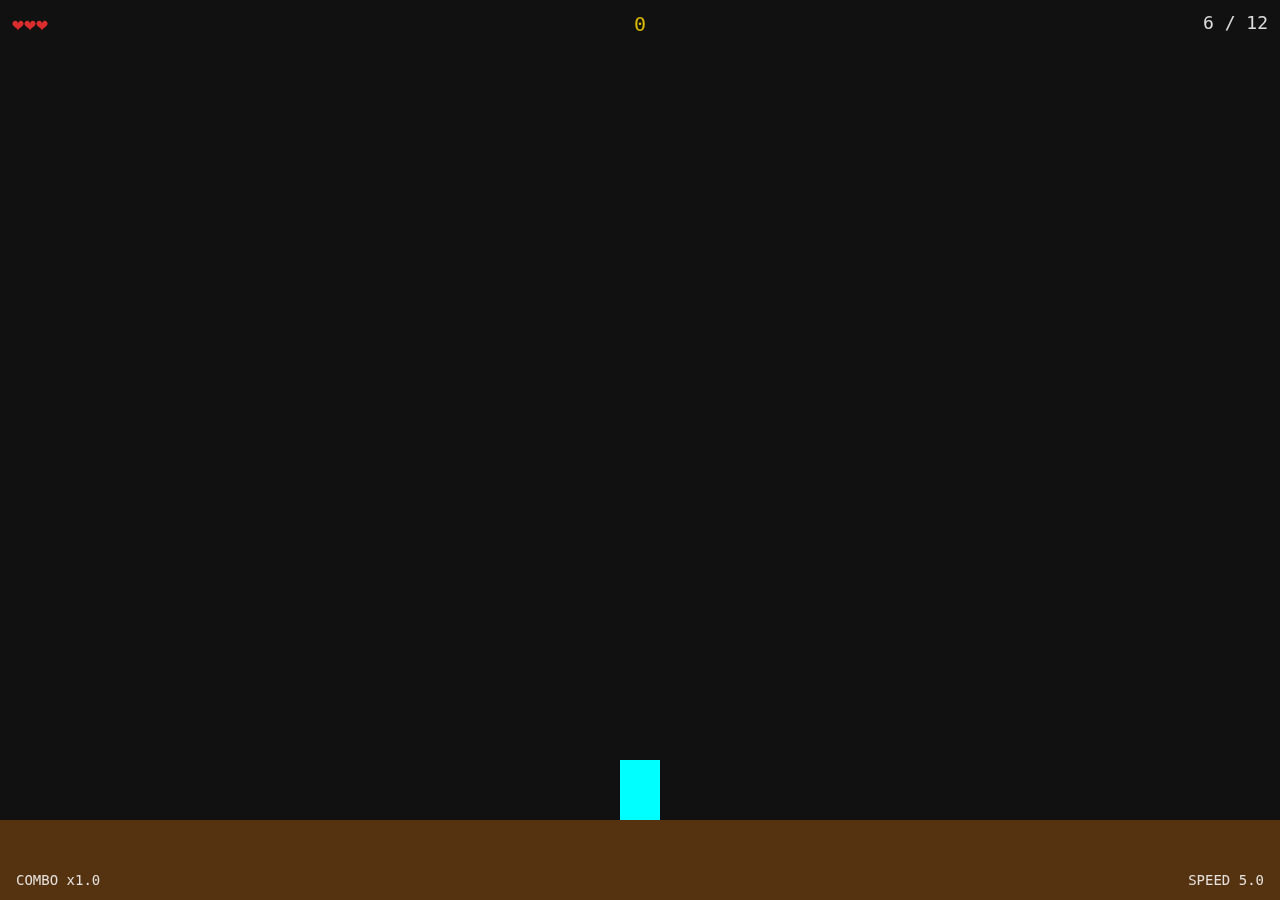
<file: gametesting/index.html>
<!DOCTYPE html>
<html lang="en">
<head>
  <meta charset="UTF-8" />
  <title>HEXRIDE</title>
  <link rel="stylesheet" href="style.css" />
</head>
<body>
  <canvas id="game"></canvas>

  <div id="hud">
    <div id="health">❤❤❤</div>
    <div id="score">0</div>
    <div id="ammo">6 / 12</div>
    <div id="bottom">
      <span id="combo">COMBO x1</span>
      <span id="speed">SPEED 5.0</span>
    </div>
  </div>

  <script src="game.js"></script>
</body>
</html>
</file>
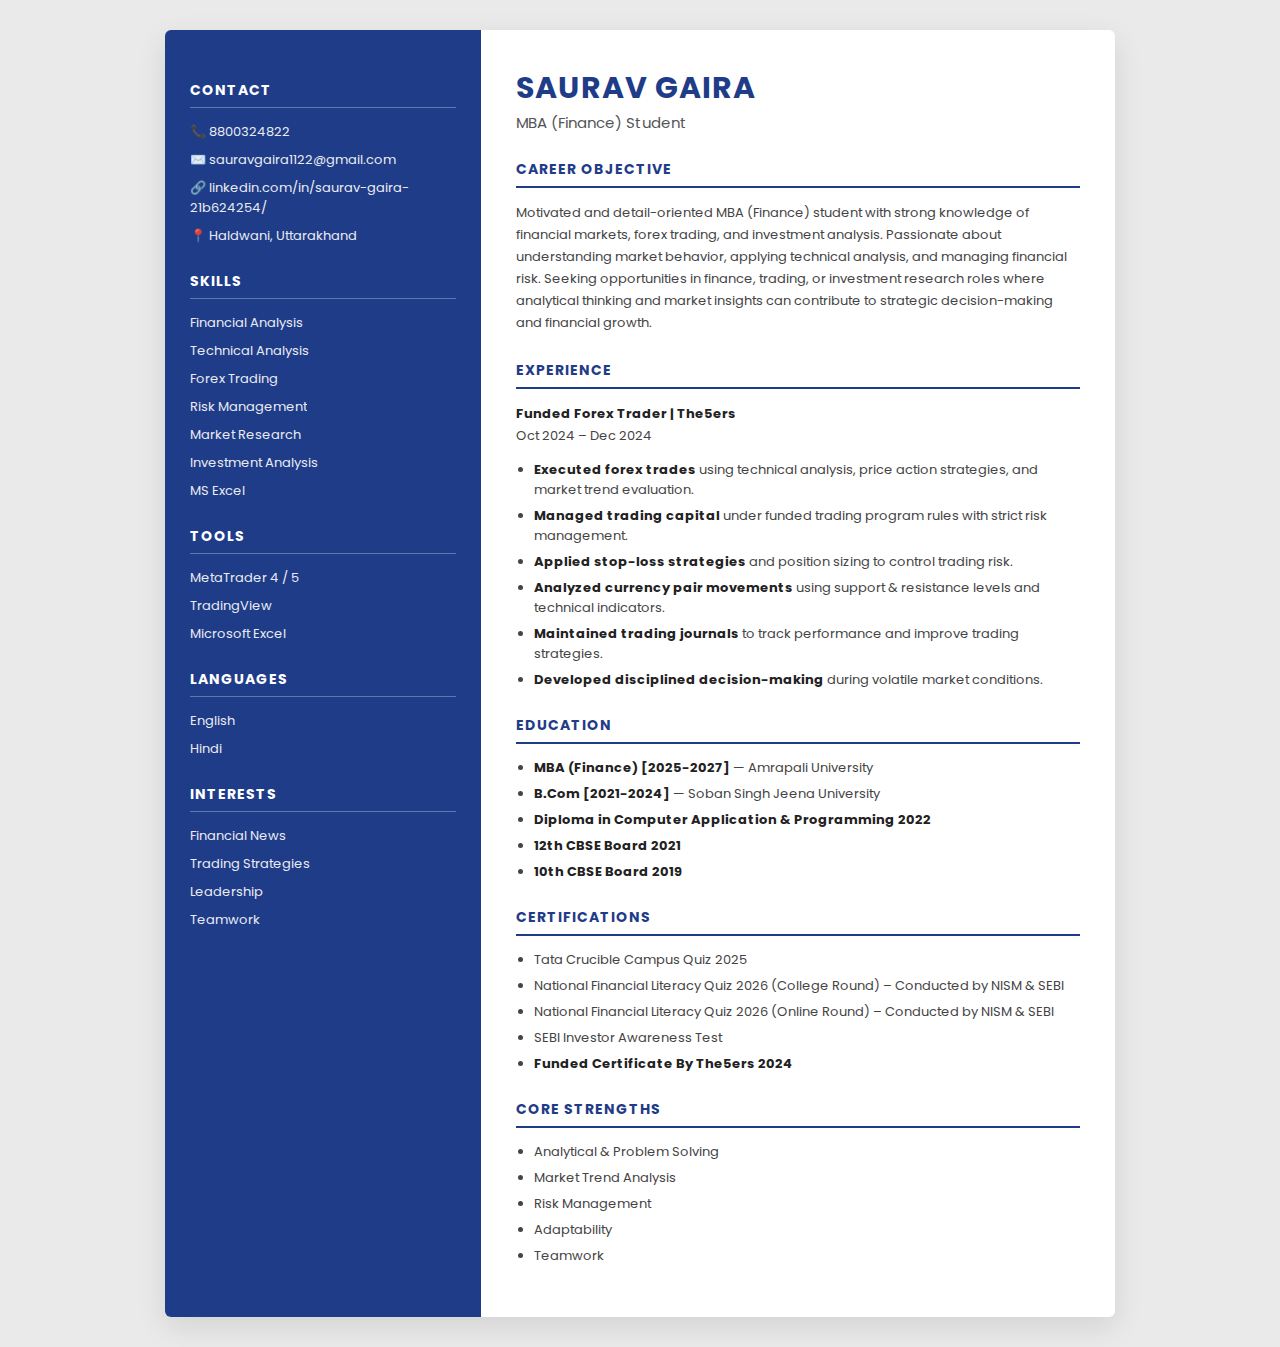
<file: sauravfiles/index.html>
<!DOCTYPE html>
<html lang="en">

<head>
    <meta charset="UTF-8">
    <meta name="viewport" content="width=device-width, initial-scale=1.0">
    <title>Resume</title>
    <link href="https://fonts.googleapis.com/css2?family=Poppins:wght@300;400;600;700&display=swap" rel="stylesheet">
    <style>
        body {
            margin: 0;
            font-family: 'Poppins', sans-serif;
            background: #eaeaea;
        }

        .container {
            width: 950px;
            margin: 30px auto;
            display: flex;
            background: #fff;
            box-shadow: 0 10px 30px rgba(0, 0, 0, 0.1);
            border-radius: 6px;
            overflow: hidden;
        }

        .left {
            width: 32%;
            background: #1f3c88;
            color: #fff;
            padding: 25px;
        }

        .left h3 {
            font-size: 14px;
            letter-spacing: 1px;
            border-bottom: 1px solid rgba(255, 255, 255, 0.3);
            padding-bottom: 6px;
            margin-top: 25px;
            text-transform: uppercase;
        }

        .left ul {
            list-style: none;
            padding: 0;
            margin: 10px 0;
        }

        .left ul li {
            margin: 8px 0;
            font-size: 13px;
            opacity: 0.9;
        }

        .right {
            width: 68%;
            padding: 35px;
        }

        .name {
            font-size: 30px;
            font-weight: 700;
            color: #1f3c88;
            letter-spacing: 1px;
        }

        .title {
            font-size: 15px;
            margin-bottom: 25px;
            color: #555;
        }

        .section {
            margin-top: 25px;
        }

        .section h3 {
            font-size: 14px;
            text-transform: uppercase;
            letter-spacing: 1px;
            border-bottom: 2px solid #1f3c88;
            padding-bottom: 6px;
            color: #1f3c88;
        }

        .section p {
            font-size: 13px;
            line-height: 1.7;
            color: #444;
        }

        .section ul {
            padding-left: 18px;
            margin-top: 10px;
        }

        .section ul li {
            font-size: 13px;
            margin-bottom: 6px;
            color: #444;
        }

        strong {
            color: #222;
        }
    </style>
</head>

<body>

    <div class="container">
        <div class="left">
            <h3>Contact</h3>
            <ul>
                <li>📞 8800324822</li>
                <li>✉️ sauravgaira1122@gmail.com</li>
                <li>🔗 linkedin.com/in/saurav-gaira-21b624254/</li>
                <li>📍 Haldwani, Uttarakhand</li>
            </ul>

            <h3>Skills</h3>
            <ul>
                <li>Financial Analysis</li>
                <li>Technical Analysis</li>
                <li>Forex Trading</li>
                <li>Risk Management</li>
                <li>Market Research</li>
                <li>Investment Analysis</li>
                <li>MS Excel</li>
            </ul>

            <h3>Tools</h3>
            <ul>
                <li>MetaTrader 4 / 5</li>
                <li>TradingView</li>
                <li>Microsoft Excel</li>
            </ul>

            <h3>Languages</h3>
            <ul>
                <li>English</li>
                <li>Hindi</li>
            </ul>

            <h3>Interests</h3>
            <ul>
                <li>Financial News</li>
                <li>Trading Strategies</li>
                <li>Leadership</li>
                <li>Teamwork</li>
            </ul>
        </div>

        <div class="right">
            <div class="name">SAURAV GAIRA</div>
            <div class="title">MBA (Finance) Student</div>

            <div class="section">
                <h3>Career Objective</h3>
                <!-- <p>
        Motivated and detail-oriented MBA (Finance) student with strong knowledge of financial markets, forex trading, and investment analysis. Passionate about understanding market behavior, applying technical analysis, and managing financial risk.
      </p> -->
                <p>
                    Motivated and detail-oriented MBA (Finance) student with strong knowledge of financial markets,
                    forex trading, and investment analysis. Passionate about understanding market behavior, applying
                    technical analysis, and managing financial risk. Seeking opportunities in finance, trading, or
                    investment research roles where analytical thinking and market insights can contribute to strategic
                    decision-making and financial growth.
                </p>

            </div>

            <div class="section">
                <h3>Experience</h3>
                <p><strong>Funded Forex Trader | The5ers</strong><br>Oct 2024 – Dec 2024</p>
                <ul>
                    <li><strong>Executed forex trades</strong> using technical analysis, price action strategies, and market trend
                        evaluation.</li>
                    <li><strong>Managed trading capital</strong> under funded trading program rules with strict risk management.</li>
                    <li><strong>Applied stop-loss strategies</strong> and position sizing to control trading risk.</li>
                    <li><strong>Analyzed currency pair movements</strong> using support & resistance levels and technical indicators.
                    </li>
                    <li><strong>Maintained trading journals</strong> to track performance and improve trading strategies.</li>
                    <li><strong>Developed disciplined decision-making</strong> during volatile market conditions.</li>
                </ul>
            </div>

            <div class="section">
                <h3>Education</h3>
                <ul>
                    <li><strong>MBA (Finance) [2025-2027]</strong> — Amrapali University</li>
                    <li><strong>B.Com [2021-2024]</strong> — Soban Singh Jeena University</li>
                    <li><strong>Diploma in Computer Application & Programming 2022</strong></li>
                    <li><strong>12th CBSE Board 2021</strong></li>
                    <li><strong>10th CBSE Board 2019</strong></li>
                </ul>
            </div>

            <div class="section">
                <h3>Certifications</h3>
                <ul>
                    <li>Tata Crucible Campus Quiz 2025</li>
                    <li>National Financial Literacy Quiz 2026 (College Round) – Conducted by NISM & SEBI</li>
                    <li>National Financial Literacy Quiz 2026 (Online Round) – Conducted by NISM & SEBI</li>
                    <li>SEBI Investor Awareness Test</li>
                    <li><strong>Funded Certificate By The5ers 2024</strong></li>
                </ul>
            </div>

            <div class="section">
                <h3>Core Strengths</h3>
                <ul>
                    <li>Analytical & Problem Solving</li>
                    <li>Market Trend Analysis</li>
                    <li>Risk Management</li>
                    <li>Adaptability</li>
                    <li>Teamwork</li>
                </ul>
            </div>

        </div>
    </div>

</body>

</html>
</file>
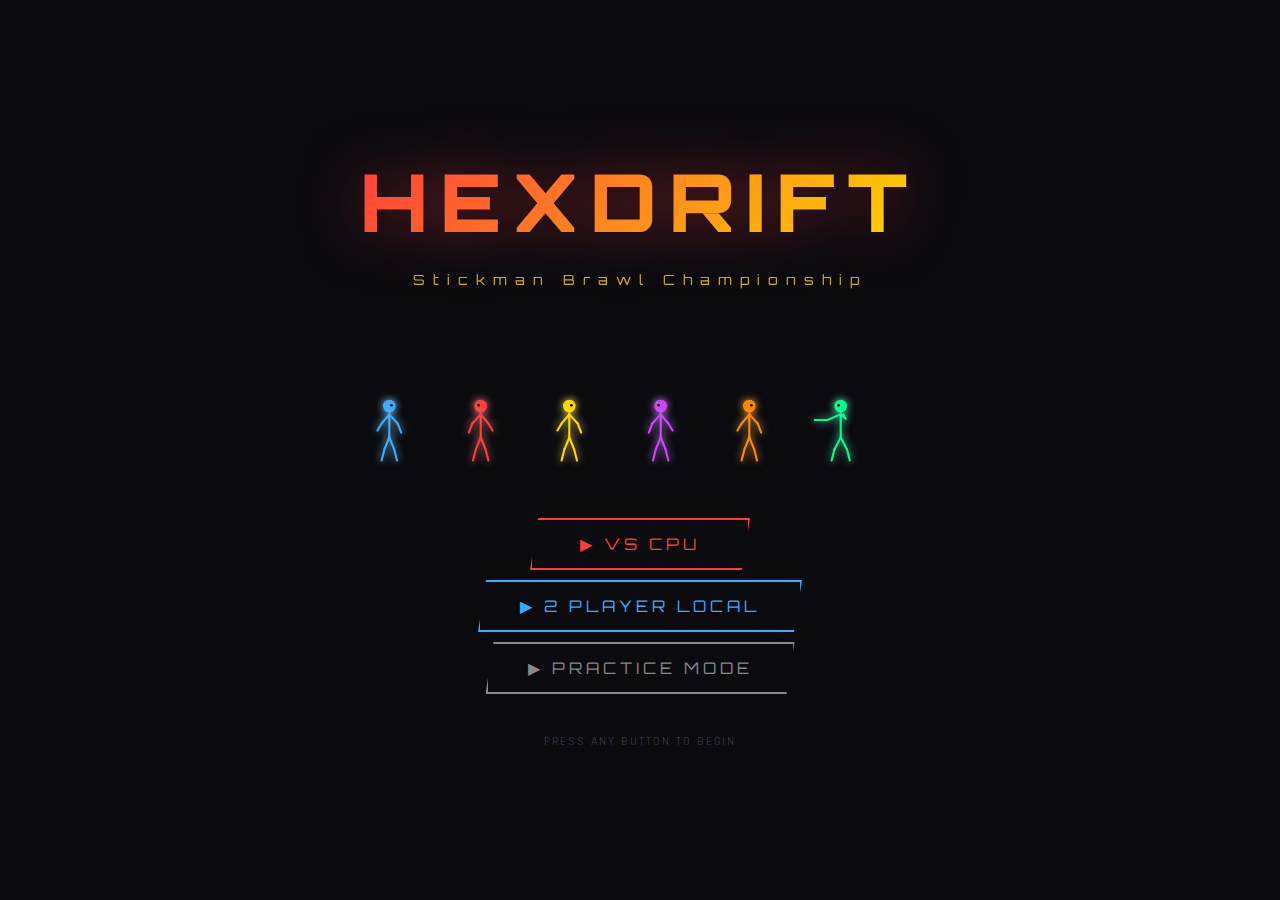
<file: local_testing/h.html>
<!DOCTYPE html>
<html lang="en">
<head>
<meta charset="UTF-8">
<meta name="viewport" content="width=device-width, initial-scale=1.0">
<title>HEXDRIFT - Stickman Brawl</title>
<style>
  @import url('https://fonts.googleapis.com/css2?family=Orbitron:wght@400;700;900&family=Rajdhani:wght@400;600;700&display=swap');

  :root {
    --bg: #0a0a0f;
    --panel: #12121a;
    --accent: #ff3c3c;
    --accent2: #3caaff;
    --gold: #ffd700;
    --green: #00ff88;
    --text: #e0e0e0;
    --dim: #555;
  }

  * { margin: 0; padding: 0; box-sizing: border-box; }

  body {
    background: var(--bg);
    color: var(--text);
    font-family: 'Rajdhani', sans-serif;
    overflow: hidden;
    display: flex;
    flex-direction: column;
    align-items: center;
    justify-content: center;
    height: 100vh;
    width: 100vw;
  }

  #gameContainer {
    position: relative;
    width: 900px;
    max-width: 100vw;
    user-select: none;
  }

  /* ---- SCREENS ---- */
  .screen {
    display: none;
    position: absolute;
    inset: 0;
    flex-direction: column;
    align-items: center;
    justify-content: center;
    z-index: 10;
  }
  .screen.active { display: flex; }

  /* ---- TITLE SCREEN ---- */
  #titleScreen {
    background: radial-gradient(ellipse at center, #1a0020 0%, #0a0a0f 70%);
    gap: 20px;
  }

  .title-logo {
    font-family: 'Orbitron', sans-serif;
    font-size: 80px;
    font-weight: 900;
    letter-spacing: 12px;
    text-transform: uppercase;
    background: linear-gradient(135deg, #ff3c3c, #ffd700, #ff3c3c);
    background-size: 200% 200%;
    -webkit-background-clip: text;
    -webkit-text-fill-color: transparent;
    animation: logoGlow 2s ease-in-out infinite alternate;
    text-shadow: none;
    filter: drop-shadow(0 0 30px rgba(255,60,60,0.5));
  }

  @keyframes logoGlow {
    from { background-position: 0% 50%; filter: drop-shadow(0 0 20px rgba(255,60,60,0.4)); }
    to { background-position: 100% 50%; filter: drop-shadow(0 0 50px rgba(255,215,0,0.8)); }
  }

  .title-sub {
    font-family: 'Orbitron', sans-serif;
    font-size: 14px;
    letter-spacing: 8px;
    color: #ffd700;
    opacity: 0.8;
  }

  .title-decoration {
    width: 400px;
    height: 2px;
    background: linear-gradient(90deg, transparent, #ff3c3c, #ffd700, #ff3c3c, transparent);
    margin: 10px 0;
  }

  .stickmen-display {
    display: flex;
    gap: 20px;
    margin: 15px 0;
  }

  .menu-btn {
    font-family: 'Orbitron', sans-serif;
    font-size: 16px;
    letter-spacing: 4px;
    padding: 14px 40px;
    background: transparent;
    border: 2px solid var(--accent);
    color: var(--accent);
    cursor: pointer;
    text-transform: uppercase;
    transition: all 0.2s;
    clip-path: polygon(8px 0%, 100% 0%, calc(100% - 8px) 100%, 0% 100%);
    min-width: 220px;
  }
  .menu-btn:hover, .menu-btn.selected {
    background: var(--accent);
    color: #fff;
    box-shadow: 0 0 25px rgba(255,60,60,0.6);
  }
  .menu-btn.p2 { border-color: var(--accent2); color: var(--accent2); }
  .menu-btn.p2:hover { background: var(--accent2); color: #fff; box-shadow: 0 0 25px rgba(60,170,255,0.6); }

  /* ---- CHARACTER SELECT ---- */
  #charSelect {
    background: radial-gradient(ellipse at center, #0d1020 0%, #0a0a0f 80%);
    padding: 20px;
    gap: 15px;
  }

  .cs-title {
    font-family: 'Orbitron', sans-serif;
    font-size: 28px;
    letter-spacing: 6px;
    color: var(--gold);
    text-shadow: 0 0 20px rgba(255,215,0,0.5);
  }

  .cs-grid {
    display: grid;
    grid-template-columns: repeat(3, 1fr);
    gap: 10px;
    width: 100%;
  }

  .cs-card {
    background: #15151f;
    border: 2px solid #333;
    padding: 15px 10px;
    cursor: pointer;
    text-align: center;
    transition: all 0.15s;
    position: relative;
    clip-path: polygon(10px 0%, 100% 0%, calc(100% - 10px) 100%, 0% 100%);
  }
  .cs-card:hover { border-color: var(--gold); box-shadow: 0 0 20px rgba(255,215,0,0.3); }
  .cs-card.selected-p1 { border-color: var(--accent); box-shadow: 0 0 25px rgba(255,60,60,0.5); background: #1f1020; }
  .cs-card.selected-p2 { border-color: var(--accent2); box-shadow: 0 0 25px rgba(60,170,255,0.5); background: #10151f; }

  .cs-stick { width: 80px; height: 90px; margin: 0 auto 8px; }
  .cs-name { font-family: 'Orbitron', sans-serif; font-size: 14px; color: var(--gold); letter-spacing: 2px; }
  .cs-style { font-size: 12px; color: #888; letter-spacing: 1px; margin-top: 4px; }

  .cs-indicators {
    display: flex;
    justify-content: space-around;
    width: 100%;
    padding: 10px 20px;
  }

  .cs-player-ind {
    font-family: 'Orbitron', sans-serif;
    font-size: 16px;
    padding: 8px 20px;
    border: 2px solid;
    letter-spacing: 3px;
  }
  .cs-player-ind.p1 { color: var(--accent); border-color: var(--accent); }
  .cs-player-ind.p2 { color: var(--accent2); border-color: var(--accent2); }

  .cs-confirm-btn {
    font-family: 'Orbitron', sans-serif;
    font-size: 18px;
    letter-spacing: 6px;
    padding: 14px 50px;
    background: linear-gradient(135deg, #ff3c3c, #cc0000);
    border: none;
    color: #fff;
    cursor: pointer;
    text-transform: uppercase;
    box-shadow: 0 0 30px rgba(255,60,60,0.4);
    clip-path: polygon(12px 0%, 100% 0%, calc(100% - 12px) 100%, 0% 100%);
    transition: all 0.2s;
  }
  .cs-confirm-btn:hover { box-shadow: 0 0 50px rgba(255,60,60,0.7); transform: scale(1.02); }
  .cs-confirm-btn:disabled { opacity: 0.4; cursor: default; }

  /* ---- GAME CANVAS AREA ---- */
  #gameArea {
    display: none;
    flex-direction: column;
    width: 900px;
    position: relative;
  }
  #gameArea.active { display: flex; }

  /* HUD */
  #hud {
    display: flex;
    align-items: stretch;
    justify-content: space-between;
    padding: 8px 10px 6px;
    background: linear-gradient(180deg, #0d0d15 0%, #0a0a0f 100%);
    border-bottom: 2px solid #1a1a2a;
    gap: 10px;
  }

  .hud-player {
    display: flex;
    flex-direction: column;
    gap: 5px;
    flex: 1;
  }
  .hud-player.p2 { align-items: flex-end; }

  .hud-name {
    font-family: 'Orbitron', sans-serif;
    font-size: 13px;
    letter-spacing: 3px;
    color: var(--gold);
  }

  .hp-bar-outer {
    width: 100%;
    height: 18px;
    background: #1a1a1a;
    border: 1px solid #333;
    position: relative;
    overflow: hidden;
  }
  .hp-bar-fill {
    height: 100%;
    transition: width 0.1s;
    position: relative;
  }
  .hp-bar-fill.p1 {
    background: linear-gradient(90deg, #00cc44, #00ff88);
    box-shadow: 0 0 8px rgba(0,255,136,0.6);
  }
  .hp-bar-fill.p2 {
    background: linear-gradient(270deg, #00cc44, #00ff88);
    box-shadow: 0 0 8px rgba(0,255,136,0.6);
    float: right;
  }
  .hp-bar-fill.yellow { background: linear-gradient(90deg, #cc8800, #ffdd00) !important; }
  .hp-bar-fill.yellow.p2 { background: linear-gradient(270deg, #cc8800, #ffdd00) !important; }
  .hp-bar-fill.red { background: linear-gradient(90deg, #cc0000, #ff4400) !important; }
  .hp-bar-fill.red.p2 { background: linear-gradient(270deg, #cc0000, #ff4400) !important; }

  .hp-pct { font-size: 11px; color: #888; letter-spacing: 1px; }

  .hud-center {
    display: flex;
    flex-direction: column;
    align-items: center;
    justify-content: center;
    min-width: 120px;
    gap: 5px;
  }

  .round-counter {
    font-family: 'Orbitron', sans-serif;
    font-size: 11px;
    letter-spacing: 4px;
    color: #888;
  }

  .round-pips {
    display: flex;
    gap: 5px;
  }
  .round-pip {
    width: 14px;
    height: 14px;
    border: 2px solid #444;
    border-radius: 50%;
  }
  .round-pip.won-p1 { background: var(--accent); border-color: var(--accent); box-shadow: 0 0 8px rgba(255,60,60,0.8); }
  .round-pip.won-p2 { background: var(--accent2); border-color: var(--accent2); box-shadow: 0 0 8px rgba(60,170,255,0.8); }

  #timer {
    font-family: 'Orbitron', sans-serif;
    font-size: 32px;
    font-weight: 900;
    color: #fff;
    text-shadow: 0 0 15px rgba(255,255,255,0.3);
    line-height: 1;
  }
  #timer.low { color: var(--accent); text-shadow: 0 0 15px rgba(255,60,60,0.8); animation: timerPulse 0.5s ease-in-out infinite alternate; }
  @keyframes timerPulse { from { transform: scale(1); } to { transform: scale(1.15); } }

  /* CANVAS */
  #gameCanvas {
    display: block;
    width: 900px;
    height: 480px;
    background: #000;
  }

  /* ANNOUNCER OVERLAY */
  #announcer {
    position: absolute;
    top: 50%;
    left: 50%;
    transform: translate(-50%, -50%);
    font-family: 'Orbitron', sans-serif;
    font-size: 60px;
    font-weight: 900;
    letter-spacing: 8px;
    color: #fff;
    text-shadow: 0 0 40px rgba(255,215,0,0.8), 0 4px 0 #000;
    pointer-events: none;
    z-index: 20;
    opacity: 0;
    transition: opacity 0.15s;
    white-space: nowrap;
  }
  #announcer.show { opacity: 1; }

  /* MOVE LIST OVERLAY */
  #moveListOverlay {
    position: absolute;
    bottom: 60px;
    right: 5px;
    background: rgba(0,0,0,0.85);
    border: 1px solid #333;
    padding: 10px;
    font-size: 11px;
    z-index: 15;
    max-width: 220px;
    line-height: 1.7;
    display: none;
  }
  #moveListOverlay.show { display: block; }
  .ml-title { color: var(--gold); font-family: 'Orbitron', sans-serif; font-size: 12px; margin-bottom: 5px; }
  .ml-move { display: flex; justify-content: space-between; gap: 10px; }
  .ml-key { color: var(--accent); }
  .ml-name { color: #ccc; }

  /* CONTROLS BAR */
  #controlsBar {
    display: flex;
    justify-content: space-between;
    padding: 6px 12px;
    background: #0d0d15;
    border-top: 1px solid #1a1a2a;
    font-size: 11px;
    color: #555;
    letter-spacing: 1px;
  }
  .ctrl-grp { display: flex; gap: 12px; }
  .ctrl-key { color: var(--accent2); }
  .ctrl-key.p2k { color: var(--accent); }

  /* GAME OVER */
  #gameOverScreen {
    background: rgba(0,0,0,0.92);
    gap: 20px;
  }
  .go-winner {
    font-family: 'Orbitron', sans-serif;
    font-size: 48px;
    font-weight: 900;
    letter-spacing: 6px;
    text-shadow: 0 0 40px currentColor;
  }
  .go-winner.p1 { color: var(--accent); }
  .go-winner.p2 { color: var(--accent2); }
  .go-sub { font-size: 18px; color: #888; letter-spacing: 4px; }

  /* SCANLINES */
  #gameArea::after {
    content: '';
    position: absolute;
    inset: 0;
    background: repeating-linear-gradient(0deg, transparent, transparent 2px, rgba(0,0,0,0.03) 2px, rgba(0,0,0,0.03) 4px);
    pointer-events: none;
    z-index: 5;
  }

  /* STAGE NAME FLASH */
  #stageFlash {
    position: absolute;
    top: 40%;
    left: 50%;
    transform: translate(-50%, -50%);
    font-family: 'Orbitron', sans-serif;
    font-size: 22px;
    letter-spacing: 8px;
    color: rgba(255,215,0,0.7);
    text-align: center;
    pointer-events: none;
    z-index: 18;
    opacity: 0;
    transition: opacity 0.5s;
    text-shadow: 0 0 20px rgba(255,215,0,0.5);
  }
  #stageFlash.show { opacity: 1; }

  .blink {
    animation: blink 0.8s step-start infinite;
  }
  @keyframes blink { 50% { opacity: 0; } }
</style>
</head>
<body>

<div id="gameContainer">

  <!-- TITLE SCREEN -->
  <div class="screen active" id="titleScreen">
    <div class="title-logo">HEXDRIFT</div>
    <div class="title-sub">Stickman Brawl Championship</div>
    <div class="title-decoration"></div>

    <canvas id="titleCanvas" width="600" height="120" style="margin:10px 0;"></canvas>

    <div style="display:flex;flex-direction:column;gap:10px;align-items:center;margin-top:10px;">
      <button class="menu-btn" id="btnVsAI">▶ VS CPU</button>
      <button class="menu-btn p2" id="btnVs2P">▶ 2 PLAYER LOCAL</button>
      <button class="menu-btn" id="btnPractice" style="border-color:#888;color:#888;">▶ PRACTICE MODE</button>
    </div>

    <div style="margin-top:20px;font-size:12px;color:#444;letter-spacing:2px;">PRESS ANY BUTTON TO BEGIN</div>
  </div>

  <!-- CHARACTER SELECT -->
  <div class="screen" id="charSelect">
    <div class="cs-title">SELECT FIGHTER</div>

    <div class="cs-indicators">
      <div class="cs-player-ind p1" id="p1Ind">P1: SELECT</div>
      <div class="cs-player-ind p2" id="p2Ind">P2: SELECT</div>
    </div>

    <div class="cs-grid" id="charGrid"></div>

    <button class="cs-confirm-btn" id="confirmBtn" disabled>FIGHT!</button>
    <div style="font-size:11px;color:#555;letter-spacing:2px;margin-top:5px;">P1: click/arrow+Z | P2: click/arrow+M</div>
  </div>

  <!-- GAME AREA -->
  <div id="gameArea">
    <!-- HUD -->
    <div id="hud">
      <div class="hud-player p1" id="hudP1">
        <div class="hud-name" id="p1Name">PLAYER 1</div>
        <div class="hp-bar-outer">
          <div class="hp-bar-fill p1" id="hp1" style="width:100%"></div>
        </div>
        <div class="hp-pct" id="hp1Pct">100%</div>
      </div>

      <div class="hud-center">
        <div class="round-counter">ROUND</div>
        <div class="round-pips" id="roundPips"></div>
        <div id="timer">60</div>
      </div>

      <div class="hud-player p2" id="hudP2">
        <div class="hud-name" id="p2Name">PLAYER 2</div>
        <div class="hp-bar-outer">
          <div class="hp-bar-fill p2" id="hp2" style="width:100%"></div>
        </div>
        <div class="hp-pct" id="hp2Pct">100%</div>
      </div>
    </div>

    <!-- Canvas -->
    <div style="position:relative;">
      <canvas id="gameCanvas" width="900" height="480"></canvas>
      <div id="announcer"></div>
      <div id="stageFlash"></div>
      <div id="moveListOverlay">
        <div class="ml-title" id="mlTitle">MOVE LIST</div>
        <div id="mlContent"></div>
      </div>
    </div>

    <!-- Controls bar -->
    <div id="controlsBar">
      <div class="ctrl-grp">
        <span>P1: <span class="ctrl-key">A/D</span> Move</span>
        <span><span class="ctrl-key">W</span> Jump</span>
        <span><span class="ctrl-key">S</span> Crouch</span>
        <span><span class="ctrl-key">F</span> Punch</span>
        <span><span class="ctrl-key">G</span> Kick</span>
        <span><span class="ctrl-key">H</span> Special</span>
      </div>
      <div style="color:#333;">|</div>
      <div class="ctrl-grp">
        <span>P2: <span class="ctrl-key p2k">←/→</span> Move</span>
        <span><span class="ctrl-key p2k">↑</span> Jump</span>
        <span><span class="ctrl-key p2k">↓</span> Crouch</span>
        <span><span class="ctrl-key p2k">J</span> Punch</span>
        <span><span class="ctrl-key p2k">K</span> Kick</span>
        <span><span class="ctrl-key p2k">L</span> Special</span>
      </div>
      <div style="color:#446;font-size:10px;letter-spacing:1px;cursor:pointer;" id="toggleMoves">TAB:MOVES</div>
    </div>
  </div>

  <!-- GAME OVER -->
  <div class="screen" id="gameOverScreen">
    <div class="go-winner" id="goWinner">PLAYER 1 WINS!</div>
    <div class="go-sub" id="goSub">PERFECT VICTORY</div>
    <div style="margin-top:30px;display:flex;gap:20px;">
      <button class="menu-btn" id="btnRematch">REMATCH</button>
      <button class="menu-btn" id="btnMenu">MAIN MENU</button>
    </div>
  </div>

</div>

<script>
// ============================================================
// HEXDRIFT — Complete Fighting Game Engine
// ============================================================

const CANVAS_W = 900, CANVAS_H = 480;
const GROUND_Y = CANVAS_H - 80;
const GRAVITY = 0.65;
const MAX_ROUNDS = 3;
const ROUND_TIME = 60;

// ── AUDIO ──────────────────────────────────────────────────
let audioCtx = null;
function initAudio() {
  if (!audioCtx) audioCtx = new (window.AudioContext || window.webkitAudioContext)();
}

function playSound(type, vol = 0.5) {
  if (!audioCtx) return;
  const now = audioCtx.currentTime;
  const gainNode = audioCtx.createGain();
  gainNode.connect(audioCtx.destination);
  gainNode.gain.setValueAtTime(vol, now);

  const osc = audioCtx.createOscillator();
  osc.connect(gainNode);

  const sounds = {
    punch:   { type:'square', freq:200, decay:0.08, freqEnd:100 },
    kick:    { type:'square', freq:150, decay:0.12, freqEnd:60  },
    special: { type:'sawtooth', freq:400, decay:0.25, freqEnd:50 },
    block:   { type:'square', freq:300, decay:0.06, freqEnd:280 },
    jump:    { type:'sine',   freq:300, decay:0.15, freqEnd:500 },
    land:    { type:'square', freq:80,  decay:0.1,  freqEnd:40  },
    hit:     { type:'square', freq:250, decay:0.1,  freqEnd:80  },
    throw_:  { type:'sawtooth', freq:180, decay:0.2, freqEnd:40 },
    ko:      { type:'sawtooth', freq:120, decay:0.8, freqEnd:20 },
    select:  { type:'sine',   freq:440, decay:0.1,  freqEnd:550 },
    win:     { type:'sine',   freq:600, decay:0.4,  freqEnd:800 },
    countdown:{type:'sine',   freq:500, decay:0.15, freqEnd:500 },
    round_go:{type:'sawtooth',freq:300, decay:0.3,  freqEnd:150 },
    guard_break:{type:'square',freq:100,decay:0.2,  freqEnd:40  },
  };

  const s = sounds[type] || sounds.hit;
  osc.type = s.type;
  osc.frequency.setValueAtTime(s.freq, now);
  osc.frequency.exponentialRampToValueAtTime(s.freqEnd, now + s.decay);
  gainNode.gain.exponentialRampToValueAtTime(0.001, now + s.decay);
  osc.start(now);
  osc.stop(now + s.decay + 0.02);

  // Extra noise layer for hits
  if (type === 'punch' || type === 'kick' || type === 'hit') {
    const bufSize = audioCtx.sampleRate * 0.05;
    const buf = audioCtx.createBuffer(1, bufSize, audioCtx.sampleRate);
    const data = buf.getChannelData(0);
    for (let i = 0; i < bufSize; i++) data[i] = (Math.random()*2-1) * (1 - i/bufSize);
    const noise = audioCtx.createBufferSource();
    noise.buffer = buf;
    const noiseGain = audioCtx.createGain();
    noiseGain.gain.setValueAtTime(vol * 0.5, now);
    noiseGain.gain.exponentialRampToValueAtTime(0.001, now + 0.05);
    noise.connect(noiseGain);
    noiseGain.connect(audioCtx.destination);
    noise.start(now);
  }
}

function playBGM() {
  if (!audioCtx) return;
  // Minimal arcade BGM loop using oscillators
  const bpm = 150;
  const beat = 60 / bpm;
  const pattern = [0,4,7,12, 0,5,9,12, 0,3,7,10, 2,5,9,12];
  let time = audioCtx.currentTime + 0.1;

  function scheduleBeat(idx) {
    if (!audioCtx) return;
    const note = pattern[idx % pattern.length];
    const freq = 110 * Math.pow(2, note/12);

    const osc = audioCtx.createOscillator();
    const g = audioCtx.createGain();
    osc.type = 'square';
    osc.frequency.value = freq;
    g.gain.setValueAtTime(0.04, time);
    g.gain.exponentialRampToValueAtTime(0.001, time + beat * 0.8);
    osc.connect(g); g.connect(audioCtx.destination);
    osc.start(time); osc.stop(time + beat * 0.8);

    // Bass
    if (idx % 4 === 0) {
      const bass = audioCtx.createOscillator();
      const bg = audioCtx.createGain();
      bass.type = 'sawtooth';
      bass.frequency.value = freq / 2;
      bg.gain.setValueAtTime(0.06, time);
      bg.gain.exponentialRampToValueAtTime(0.001, time + beat * 1.8);
      bass.connect(bg); bg.connect(audioCtx.destination);
      bass.start(time); bass.stop(time + beat * 1.8);
    }

    time += beat;
    if (gameState.mode !== 'none') {
      setTimeout(() => scheduleBeat(idx+1), (beat * 1000) - 50);
    }
  }
  scheduleBeat(0);
}

// ── CHARACTERS ────────────────────────────────────────────
const CHARS = [
  {
    id: 0, name: 'JIN', style: 'KARATE',
    color: '#3caaff', accentColor: '#80d4ff',
    hp: 100, speed: 4.2, jumpForce: -15,
    specials: [
      { name: 'LIGHTNING BOLT',  key: 'special',         damage: 22, type: 'projectile',  color: '#3caaff' },
      { name: 'RISING DRAGON',   key: 'up+punch',         damage: 28, type: 'uppercut',    color: '#00aaff' },
      { name: 'WIND KICK',       key: 'forward+kick',     damage: 18, type: 'spin',        color: '#80d4ff' },
      { name: 'DOUBLE STRIKE',   key: 'punch+kick',       damage: 20, type: 'combo',       color: '#aaf' },
      { name: 'DEVIL BEAM',      key: 'down+special',     damage: 35, type: 'beam',        color: '#ff00ff' },
    ],
    combos: [
      { keys: ['punch','punch','kick'], name: 'Lightning Rave', dmg: [8,8,14] },
      { keys: ['kick','kick','punch'], name: 'Spinning Slash', dmg: [10,10,12] },
    ],
    portrait: drawJin,
  },
  {
    id: 1, name: 'KAZUYA', style: 'MISHIMA',
    color: '#ff3c3c', accentColor: '#ff8080',
    hp: 110, speed: 3.8, jumpForce: -14,
    specials: [
      { name: 'DEVIL FIST',      key: 'special',          damage: 30, type: 'rush',        color: '#ff0000' },
      { name: 'IRON SWEEP',      key: 'down+kick',         damage: 16, type: 'low',         color: '#cc2200' },
      { name: 'ELECTRIC SURGE',  key: 'up+punch',          damage: 25, type: 'electric',    color: '#ff6600' },
      { name: 'THUNDER STOMP',   key: 'forward+kick',      damage: 20, type: 'ground',      color: '#aa0000' },
      { name: 'HELL AXLE',       key: 'down+special',      damage: 40, type: 'heavy',       color: '#ff00aa' },
    ],
    combos: [
      { keys: ['punch','punch','special'], name: 'Mishima Combo', dmg: [7,7,20] },
      { keys: ['kick','punch','kick'],    name: 'Devil String',   dmg: [10,8,14] },
    ],
    portrait: drawKazuya,
  },
  {
    id: 2, name: 'PAUL', style: 'BRAWLER',
    color: '#ffd700', accentColor: '#ffe066',
    hp: 115, speed: 3.5, jumpForce: -13,
    specials: [
      { name: 'DEATH FIST',      key: 'special',          damage: 38, type: 'rush',        color: '#ffd700' },
      { name: 'TILE SPLITTER',   key: 'down+punch',        damage: 20, type: 'low',         color: '#cc9900' },
      { name: 'BURNING FIST',    key: 'up+punch',          damage: 26, type: 'fire',        color: '#ff8800' },
      { name: 'SHOULDER RAM',    key: 'forward+punch',     damage: 22, type: 'rush',        color: '#ffaa00' },
      { name: 'SUPER DEATH FIST',key: 'down+special',      damage: 50, type: 'ultra',       color: '#ff4400' },
    ],
    combos: [
      { keys: ['punch','punch','punch'], name: 'Triple Punch',  dmg: [7,7,12] },
      { keys: ['punch','kick','special'],name: 'Paul Combo',    dmg: [8,10,28] },
    ],
    portrait: drawPaul,
  },
  {
    id: 3, name: 'NINA', style: 'ASSASSIN',
    color: '#cc44ff', accentColor: '#dd88ff',
    hp: 90, speed: 5.0, jumpForce: -16,
    specials: [
      { name: 'SHADOW STRIKE',   key: 'special',          damage: 20, type: 'teleport',    color: '#aa00ff' },
      { name: 'ROSE WHIP',       key: 'forward+punch',    damage: 16, type: 'long',        color: '#ff44cc' },
      { name: 'FLIP KICK',       key: 'up+kick',           damage: 22, type: 'aerial',      color: '#cc44ff' },
      { name: 'VENOM THROW',     key: 'punch+kick',        damage: 28, type: 'grab',        color: '#6600cc' },
      { name: 'SILENT BLADE',    key: 'down+special',      damage: 32, type: 'stab',        color: '#ff00cc' },
    ],
    combos: [
      { keys: ['punch','kick','punch'],  name: 'Quick Assault', dmg: [6,8,10] },
      { keys: ['kick','kick','kick'],    name: 'Triple Flip',   dmg: [8,9,12] },
    ],
    portrait: drawNina,
  },
  {
    id: 4, name: 'KING', style: 'WRESTLER',
    color: '#ff8800', accentColor: '#ffaa44',
    hp: 120, speed: 3.2, jumpForce: -13,
    specials: [
      { name: 'JAGUAR RUSH',     key: 'special',          damage: 26, type: 'rush',        color: '#ff8800' },
      { name: 'BODY SLAM',       key: 'forward+punch',    damage: 32, type: 'grab',        color: '#cc5500' },
      { name: 'POWERBOMB',       key: 'down+punch',        damage: 40, type: 'grab',        color: '#ff4400' },
      { name: 'LARIAT',          key: 'forward+kick',     damage: 20, type: 'sweep',       color: '#ffaa00' },
      { name: 'KING ANNIHILATOR',key: 'down+special',     damage: 45, type: 'ultra',       color: '#ff0000' },
    ],
    combos: [
      { keys: ['punch','punch','kick'], name: 'King Smash',   dmg: [9,9,16] },
      { keys: ['kick','special'],       name: 'Jaguar Combo', dmg: [12,24] },
    ],
    portrait: drawKing,
  },
  {
    id: 5, name: 'HWOARANG', style: 'TAEKWONDO',
    color: '#00ff88', accentColor: '#66ffbb',
    hp: 95, speed: 4.8, jumpForce: -15,
    specials: [
      { name: 'SPIRAL KICK',     key: 'special',          damage: 24, type: 'spin',        color: '#00ff88' },
      { name: 'HEEL STORM',      key: 'kick+kick',         damage: 18, type: 'multi',       color: '#00cc66' },
      { name: 'SKY DIVIDE',      key: 'up+kick',           damage: 26, type: 'aerial',      color: '#00ffcc' },
      { name: 'TALON SWEEP',     key: 'down+kick',         damage: 14, type: 'low',         color: '#00aa44' },
      { name: 'RAGE STORM',      key: 'down+special',      damage: 42, type: 'ultra',       color: '#ff8800' },
    ],
    combos: [
      { keys: ['kick','kick','kick'],    name: 'Kick Rush',    dmg: [7,8,12] },
      { keys: ['punch','kick','kick'],   name: 'TKD String',   dmg: [6,10,14] },
    ],
    portrait: drawHwoarang,
  },
];

// ── PORTRAIT DRAW FUNCTIONS (SVG-like on Canvas) ──────────
function drawStickman(ctx, x, y, color, accentColor, pose, direction) {
  const d = direction === 'right' ? 1 : -1;
  ctx.save();
  ctx.translate(x, y);
  ctx.strokeStyle = color;
  ctx.fillStyle = color;
  ctx.lineWidth = 3;
  ctx.lineCap = 'round';
  ctx.lineJoin = 'round';

  // Shadow
  ctx.save();
  ctx.fillStyle = 'rgba(0,0,0,0.3)';
  ctx.beginPath();
  ctx.ellipse(0, 2, 20, 5, 0, 0, Math.PI*2);
  ctx.fill();
  ctx.restore();

  const p = POSES[pose] || POSES['idle'];
  const scale = 1;

  // Apply pose
  function ln(x1,y1,x2,y2) {
    ctx.beginPath();
    ctx.moveTo(x1*d*scale, y1*scale);
    ctx.lineTo(x2*d*scale, y2*scale);
    ctx.stroke();
  }
  function circle(cx,cy,r) {
    ctx.beginPath();
    ctx.arc(cx*d*scale, cy*scale, r, 0, Math.PI*2);
    ctx.fill();
  }

  ctx.shadowBlur = 8;
  ctx.shadowColor = accentColor;

  // Head
  circle(p.head[0], p.head[1], 9);
  // Eyes
  ctx.fillStyle = '#000';
  ctx.beginPath();
  ctx.arc((p.head[0]+3)*d, p.head[1]-1, 2, 0, Math.PI*2);
  ctx.fill();
  ctx.fillStyle = color;

  // Body
  ln(p.neck[0], p.neck[1], p.hip[0], p.hip[1]);
  // Arms
  ln(p.shoulderL[0], p.shoulderL[1], p.elbowL[0], p.elbowL[1]);
  ln(p.elbowL[0], p.elbowL[1], p.handL[0], p.handL[1]);
  ln(p.shoulderR[0], p.shoulderR[1], p.elbowR[0], p.elbowR[1]);
  ln(p.elbowR[0], p.elbowR[1], p.handR[0], p.handR[1]);
  // Legs
  ln(p.hip[0], p.hip[1], p.kneeL[0], p.kneeL[1]);
  ln(p.kneeL[0], p.kneeL[1], p.footL[0], p.footL[1]);
  ln(p.hip[0], p.hip[1], p.kneeR[0], p.kneeR[1]);
  ln(p.kneeR[0], p.kneeR[1], p.footR[0], p.footR[1]);

  ctx.restore();
}

const POSES = {
  idle: {
    head:[-1,-60], neck:[-1,-50], hip:[-1,-15],
    shoulderL:[-1,-48], elbowL:[-12,-35], handL:[-18,-25],
    shoulderR:[-1,-48], elbowR:[11,-35],  handR:[16,-22],
    kneeL:[-8,2],  footL:[-12,18],
    kneeR:[6,2],   footR:[10,18],
  },
  punch: {
    head:[-1,-60], neck:[-1,-50], hip:[-1,-15],
    shoulderL:[-1,-48], elbowL:[-8,-42],  handL:[-5,-48],
    shoulderR:[-1,-48], elbowR:[18,-40],  handR:[36,-40],
    kneeL:[-10,2], footL:[-14,18],
    kneeR:[8,2],   footR:[12,18],
  },
  kick: {
    head:[-1,-62], neck:[-1,-52], hip:[-1,-15],
    shoulderL:[-1,-50], elbowL:[-14,-40], handL:[-20,-32],
    shoulderR:[-1,-50], elbowR:[12,-40],  handR:[18,-32],
    kneeL:[-5,-5], footL:[-8,12],
    kneeR:[18,-10], footR:[36,-8],
  },
  jump: {
    head:[-1,-68], neck:[-1,-58], hip:[-1,-22],
    shoulderL:[-1,-56], elbowL:[-18,-44], handL:[-24,-35],
    shoulderR:[-1,-56], elbowR:[16,-44],  handR:[22,-35],
    kneeL:[-14,-5], footL:[-20,6],
    kneeR:[12,-5],  footR:[18,6],
  },
  block: {
    head:[-1,-60], neck:[-1,-50], hip:[-1,-15],
    shoulderL:[-1,-48], elbowL:[-5,-55],  handL:[-5,-63],
    shoulderR:[-1,-48], elbowR:[12,-52],  handR:[14,-60],
    kneeL:[-6,4],  footL:[-10,20],
    kneeR:[4,4],   footR:[8,20],
  },
  crouch: {
    head:[-1,-44], neck:[-1,-36], hip:[-1,-12],
    shoulderL:[-1,-34], elbowL:[-14,-26], handL:[-20,-18],
    shoulderR:[-1,-34], elbowR:[12,-26],  handR:[18,-18],
    kneeL:[-14,4], footL:[-12,16],
    kneeR:[12,4],  footR:[14,16],
  },
  special: {
    head:[-1,-64], neck:[-1,-54], hip:[-1,-18],
    shoulderL:[-1,-52], elbowL:[-20,-50], handL:[-30,-52],
    shoulderR:[-1,-52], elbowR:[22,-48],  handR:[38,-44],
    kneeL:[-12,-2], footL:[-16,14],
    kneeR:[10,-2],  footR:[14,14],
  },
  hit: {
    head:[4,-56], neck:[2,-47], hip:[-1,-15],
    shoulderL:[-1,-45], elbowL:[-18,-38], handL:[-24,-32],
    shoulderR:[-1,-45], elbowR:[16,-35],  handR:[22,-28],
    kneeL:[-6,4],  footL:[-10,20],
    kneeR:[6,4],   footR:[10,20],
  },
  ko: {
    head:[14,-20], neck:[8,-14], hip:[0,0],
    shoulderL:[2,-10], elbowL:[-8,0],    handL:[-14,10],
    shoulderR:[2,-10], elbowR:[16,-5],   handR:[22,4],
    kneeL:[-10,8], footL:[-18,20],
    kneeR:[12,10], footR:[20,22],
  },
};

function drawJin(ctx, x, y, dir) { drawStickman(ctx, x, y, '#3caaff', '#80d4ff', 'idle', dir); }
function drawKazuya(ctx, x, y, dir) { drawStickman(ctx, x, y, '#ff3c3c', '#ff8080', 'idle', dir); }
function drawPaul(ctx, x, y, dir) { drawStickman(ctx, x, y, '#ffd700', '#ffe066', 'idle', dir); }
function drawNina(ctx, x, y, dir) { drawStickman(ctx, x, y, '#cc44ff', '#dd88ff', 'idle', dir); }
function drawKing(ctx, x, y, dir) { drawStickman(ctx, x, y, '#ff8800', '#ffaa44', 'idle', dir); }
function drawHwoarang(ctx, x, y, dir) { drawStickman(ctx, x, y, '#00ff88', '#66ffbb', 'idle', dir); }

// Portrait for select screen (on an SVG canvas)
function drawPortraitOnCanvas(ctx, x, y, charData, size) {
  ctx.save();
  ctx.scale(size, size);
  drawStickman(ctx, x/size, y/size, charData.color, charData.accentColor, 'idle', 'right');
  ctx.restore();
}

// ── STAGES ────────────────────────────────────────────────
const STAGES = [
  { name: 'DEVIL\'S COURT', bg: '#0a0018', midBg: '#180030', groundColor: '#330055', groundTop: '#6600cc', accentColor: '#aa00ff', lightColor: 'rgba(120,0,255,0.15)' },
  { name: 'STEEL FACTORY',  bg: '#080c10', midBg: '#101820', groundColor: '#202830', groundTop: '#3060a0', accentColor: '#3080ff', lightColor: 'rgba(30,100,200,0.15)' },
  { name: 'LAVA RIFT',      bg: '#150800', midBg: '#2a1000', groundColor: '#4a1800', groundTop: '#cc4400', accentColor: '#ff6600', lightColor: 'rgba(200,60,0,0.2)' },
  { name: 'ROOFTOP DUSK',   bg: '#0a0510', midBg: '#1a0f20', groundColor: '#201018', groundTop: '#aa5588', accentColor: '#ff88cc', lightColor: 'rgba(200,100,150,0.15)' },
  { name: 'DIGITAL VOID',   bg: '#000a08', midBg: '#001810', groundColor: '#002818', groundTop: '#00aa66', accentColor: '#00ff88', lightColor: 'rgba(0,200,100,0.15)' },
  { name: 'GOLDEN ARENA',   bg: '#100a00', midBg: '#201500', groundColor: '#302000', groundTop: '#997700', accentColor: '#ffd700', lightColor: 'rgba(200,160,0,0.15)' },
];

// ── PARTICLES ─────────────────────────────────────────────
class Particle {
  constructor(x, y, vx, vy, color, life, size) {
    this.x = x; this.y = y;
    this.vx = vx; this.vy = vy;
    this.color = color;
    this.life = life; this.maxLife = life;
    this.size = size;
  }
  update() {
    this.x += this.vx;
    this.y += this.vy;
    this.vy += 0.3;
    this.life--;
    return this.life > 0;
  }
  draw(ctx) {
    const alpha = this.life / this.maxLife;
    ctx.save();
    ctx.globalAlpha = alpha;
    ctx.fillStyle = this.color;
    ctx.shadowBlur = 8;
    ctx.shadowColor = this.color;
    ctx.fillRect(this.x - this.size/2, this.y - this.size/2, this.size, this.size);
    ctx.restore();
  }
}

// ── PROJECTILE ────────────────────────────────────────────
class Projectile {
  constructor(x, y, vx, color, damage, owner) {
    this.x = x; this.y = y;
    this.vx = vx; this.color = color;
    this.damage = damage; this.owner = owner;
    this.alive = true;
    this.r = 12;
  }
  update() {
    this.x += this.vx;
    if (this.x < 0 || this.x > CANVAS_W) this.alive = false;
  }
  draw(ctx) {
    ctx.save();
    ctx.shadowBlur = 20;
    ctx.shadowColor = this.color;
    ctx.fillStyle = this.color;
    ctx.beginPath();
    ctx.arc(this.x, this.y, this.r, 0, Math.PI*2);
    ctx.fill();
    ctx.strokeStyle = '#fff';
    ctx.lineWidth = 2;
    ctx.stroke();
    // trail
    ctx.globalAlpha = 0.3;
    ctx.fillStyle = this.color;
    for (let i = 1; i <= 3; i++) {
      ctx.beginPath();
      ctx.arc(this.x - this.vx * i * 1.5, this.y, this.r * (1 - i*0.25), 0, Math.PI*2);
      ctx.fill();
    }
    ctx.restore();
  }
}

// ── FIGHTER ───────────────────────────────────────────────
class Fighter {
  constructor(charData, x, facing, playerId) {
    this.char = charData;
    this.x = x;
    this.y = GROUND_Y;
    this.vx = 0;
    this.vy = 0;
    this.facing = facing; // 'right' or 'left'
    this.playerId = playerId;

    this.hp = charData.hp;
    this.maxHp = charData.hp;

    this.state = 'idle'; // idle, walk, jump, crouch, punch, kick, special, block, hit, ko
    this.stateTimer = 0;
    this.onGround = true;

    // Input buffer for combos
    this.inputBuffer = [];
    this.inputTimer = 0;

    // Combo system
    this.comboCount = 0;
    this.comboTimer = 0;

    // Invincibility frames
    this.iframes = 0;

    // Block stun / hit stun
    this.stunTimer = 0;

    // Animation
    this.frameTimer = 0;
    this.bobOffset = Math.random() * Math.PI * 2;

    // Special move charge
    this.specialCharge = 0;

    // Current pose for drawing
    this.drawPose = 'idle';

    // Hit flash
    this.hitFlash = 0;

    // Guard meter
    this.guard = 100;
    this.guardRegenTimer = 0;

    // AI state (for CPU)
    this.aiState = 'approach';
    this.aiTimer = 0;
    this.aiActionTimer = 0;
  }

  get dir() { return this.facing === 'right' ? 1 : -1; }

  takeDamage(dmg, attacker) {
    if (this.iframes > 0) return false;
    if (this.state === 'block' && this.onGround) {
      // Blocked
      const reduced = Math.floor(dmg * 0.15);
      this.hp = Math.max(0, this.hp - reduced);
      this.guard -= 15;
      this.stunTimer = 8;
      playSound('block');
      spawnParticles(this.x, this.y - 40, '#aaaaff', 6);
      if (this.guard <= 0) {
        // Guard break!
        this.guard = 0;
        this.stunTimer = 40;
        this.state = 'hit';
        this.stateTimer = 40;
        playSound('guard_break');
        spawnParticles(this.x, this.y - 40, '#ffffff', 20);
        game.showAnnouncer('GUARD BREAK!', 1200);
      }
      return false;
    }
    this.hp = Math.max(0, this.hp - dmg);
    this.iframes = 12;
    this.stunTimer = 15;
    this.hitFlash = 8;
    this.state = 'hit';
    this.stateTimer = 15;
    playSound('hit');
    spawnParticles(this.x, this.y - 30, attacker.char.color, 12);
    // Knockback
    this.vx = (this.x < attacker.x ? -4 : 4) * (dmg/20);
    return true;
  }

  doAttack(type) {
    if (this.stunTimer > 0) return;
    if (['punch','kick','special'].includes(this.state) && this.stateTimer > 4) return;

    this.state = type;
    let duration = type === 'punch' ? 16 : type === 'kick' ? 20 : 30;
    this.stateTimer = duration;
    this.drawPose = type === 'punch' ? 'punch' : type === 'kick' ? 'kick' : 'special';

    if (type === 'punch') playSound('punch');
    else if (type === 'kick') playSound('kick');
    else playSound('special');
  }

  getAttackBox(type) {
    if (!['punch','kick','special'].includes(this.state)) return null;
    if (this.stateTimer < 8 || this.stateTimer > (this.state === 'punch' ? 14 : 17)) return null;

    const reach = this.state === 'punch' ? 55 : this.state === 'kick' ? 65 : 70;
    const x = this.facing === 'right' ? this.x + 10 : this.x - 10 - reach;
    const y = this.state === 'kick' ? this.y - 35 : this.y - 45;
    const h = 35;
    return { x, y, w: reach, h };
  }

  getHurtBox() {
    return { x: this.x - 20, y: this.y - 70, w: 40, h: 70 };
  }

  update(keys, opponent, projectiles) {
    this.frameTimer++;
    if (this.iframes > 0) this.iframes--;
    if (this.hitFlash > 0) this.hitFlash--;
    if (this.stunTimer > 0) this.stunTimer--;
    if (this.comboTimer > 0) this.comboTimer--;
    else if (this.comboTimer === 0 && this.comboCount > 0) this.comboCount = 0;
    if (this.guardRegenTimer > 0) this.guardRegenTimer--;
    else if (this.guard < 100) {
      this.guard = Math.min(100, this.guard + 0.3);
    }

    if (this.state === 'ko') { this.drawPose = 'ko'; return; }

    // Decay state timer
    if (this.stateTimer > 0) {
      this.stateTimer--;
      if (this.stateTimer === 0 && ['punch','kick','special','hit'].includes(this.state)) {
        this.state = 'idle';
        this.drawPose = 'idle';
      }
    }

    // Physics
    this.vy += GRAVITY;
    this.y += this.vy;
    this.x += this.vx;
    this.vx *= 0.8;

    // Ground
    if (this.y >= GROUND_Y) {
      this.y = GROUND_Y;
      if (this.vy > 4) playSound('land', 0.3);
      this.vy = 0;
      this.onGround = true;
      if (this.state === 'jump') {
        this.state = 'idle';
        this.drawPose = 'idle';
      }
    } else {
      this.onGround = false;
    }

    // Wall clamp
    this.x = Math.max(40, Math.min(CANVAS_W - 40, this.x));

    // Auto-face opponent
    if (!['punch','kick','special'].includes(this.state)) {
      this.facing = this.x < opponent.x ? 'right' : 'left';
    }

    // Process projectiles
    for (const proj of projectiles) {
      if (proj.owner !== this) {
        const hb = this.getHurtBox();
        if (proj.alive && proj.x > hb.x && proj.x < hb.x + hb.w && proj.y > hb.y && proj.y < hb.y + hb.h) {
          if (this.takeDamage(proj.damage, proj.ownerFighter)) {
            proj.alive = false;
          }
        }
      }
    }

    // Idle bob
    if (this.state === 'idle') this.drawPose = 'idle';
    if (this.state === 'block') this.drawPose = 'block';
    if (this.state === 'crouch') this.drawPose = 'crouch';
  }

  handleInput(keys, prefix, opponent, projectiles) {
    if (this.state === 'ko') return;
    if (this.stunTimer > 4) return;

    const left = keys[prefix + 'Left'];
    const right = keys[prefix + 'Right'];
    const up = keys[prefix + 'Up'];
    const down = keys[prefix + 'Down'];
    const punch = keys[prefix + 'Punch'];
    const kick = keys[prefix + 'Kick'];
    const special = keys[prefix + 'Special'];

    // Block
    if (down && !up && !['punch','kick','special','hit','jump'].includes(this.state)) {
      this.state = 'crouch';
      this.drawPose = 'crouch';
    }

    // Movement
    if (!['punch','kick','special','hit'].includes(this.state) || this.stateTimer < 5) {
      if (!down) {
        const moveDir = this.facing === 'right' ? 1 : -1;
        // Moving toward opponent = forward
        const towardOpponent = (this.x < opponent.x) ? right : left;
        const awayFromOpponent = (this.x < opponent.x) ? left : right;

        if (awayFromOpponent && this.onGround && !['punch','kick','special'].includes(this.state)) {
          // Walking back = block
          this.state = 'block';
          this.drawPose = 'block';
          this.vx = (this.x < opponent.x ? -1 : 1) * 2;
        } else if (left || right) {
          if (this.state === 'block') this.state = 'idle';
          this.vx = (right ? 1 : -1) * this.char.speed;
          if (this.state !== 'jump') this.drawPose = 'idle';
        } else if (this.state === 'block' && !awayFromOpponent) {
          this.state = 'idle';
          this.drawPose = 'idle';
        }
      }
    }

    // Jump
    if (up && this.onGround && !['punch','kick','special','hit'].includes(this.state)) {
      this.vy = this.char.jumpForce;
      this.state = 'jump';
      this.drawPose = 'jump';
      playSound('jump', 0.3);
    }

    // Attacks
    if (punch && !keys[prefix + 'PunchPrev']) {
      if (down) {
        this.doSpecialMove('TILE_SPLITTER', opponent, projectiles);
      } else if (up) {
        this.doSpecialMove('RISING', opponent, projectiles);
      } else {
        this.doAttack('punch');
      }
    }
    if (kick && !keys[prefix + 'KickPrev']) {
      if (down) {
        this.doSpecialMove('TALON', opponent, projectiles);
      } else if (up) {
        this.doSpecialMove('SKY', opponent, projectiles);
      } else if ((this.facing === 'right' ? right : left)) {
        this.doSpecialMove('FORWARD_KICK', opponent, projectiles);
      } else {
        this.doAttack('kick');
      }
    }
    if (special && !keys[prefix + 'SpecialPrev']) {
      if (down) {
        this.doUltraSpecial(opponent, projectiles);
      } else {
        this.doSpecialMove('MAIN', opponent, projectiles);
      }
    }

    // Store prev
    keys[prefix + 'PunchPrev'] = punch;
    keys[prefix + 'KickPrev'] = kick;
    keys[prefix + 'SpecialPrev'] = special;
  }

  doSpecialMove(type, opponent, projectiles) {
    const char = this.char;
    let special;
    if (type === 'MAIN') special = char.specials[0];
    else if (type === 'RISING') special = char.specials[1];
    else if (type === 'FORWARD_KICK') special = char.specials[2];
    else if (type === 'TILE_SPLITTER' || type === 'TALON') special = char.specials.find(s=>s.type==='low') || char.specials[3];
    else if (type === 'SKY') special = char.specials.find(s=>s.type==='aerial') || char.specials[1];

    if (!special) { this.doAttack('special'); return; }

    this.state = 'special';
    this.stateTimer = 30;
    this.drawPose = 'special';
    playSound('special');

    // Execute by type
    setTimeout(() => {
      if (this.state !== 'ko') {
        const dist = Math.abs(this.x - opponent.x);
        switch(special.type) {
          case 'projectile':
          case 'beam':
            const speed = 8;
            const proj = new Projectile(
              this.x + this.dir * 20,
              this.y - 45,
              this.dir * speed,
              special.color, special.damage, this.playerId
            );
            proj.ownerFighter = this;
            projectiles.push(proj);
            break;
          case 'rush':
          case 'uppercut':
          case 'electric':
            this.vx = this.dir * 10;
            if (special.type === 'uppercut') this.vy = -10;
            setTimeout(() => {
              if (dist < 120) this.tryHit(opponent, special.damage, special.color);
            }, 100);
            break;
          case 'spin':
          case 'multi':
            if (dist < 110) {
              this.tryHit(opponent, Math.floor(special.damage*0.6), special.color);
              setTimeout(() => {
                if (dist < 130) this.tryHit(opponent, Math.floor(special.damage*0.7), special.color);
              }, 150);
            }
            break;
          case 'grab':
          case 'aerial':
          case 'low':
          case 'stab':
          case 'ground':
          case 'fire':
          case 'long':
          case 'teleport':
            if (dist < 130) this.tryHit(opponent, special.damage, special.color);
            else if (special.type === 'teleport') {
              // Teleport close
              this.x = opponent.x - this.dir * 60;
              this.tryHit(opponent, special.damage, special.color);
            }
            break;
          case 'combo':
            if (dist < 100) {
              for (let i = 0; i < 3; i++) {
                setTimeout(() => this.tryHit(opponent, Math.floor(special.damage/3), special.color), i*120);
              }
            }
            break;
        }
        spawnParticles(this.x + this.dir*30, this.y-40, special.color, 20);
        game.showFlash(special.color, 0.3);
      }
    }, 200);

    // Show move name
    game.showAnnouncer(special.name, 800);
  }

  doUltraSpecial(opponent, projectiles) {
    const special = this.char.specials[4];
    if (!special) return;

    this.state = 'special';
    this.stateTimer = 50;
    this.drawPose = 'special';
    playSound('special', 0.8);
    playSound('ko', 0.4);

    game.showFlash(special.color, 0.8);
    game.shakeScreen(15);
    game.showAnnouncer(special.name + '!!', 1500);

    setTimeout(() => {
      if (this.state !== 'ko') {
        const dist = Math.abs(this.x - opponent.x);
        if (dist < 150) {
          this.tryHit(opponent, special.damage, special.color);
        } else {
          // Ultra always travels
          this.x = opponent.x - this.dir * 50;
          this.tryHit(opponent, special.damage, special.color);
        }
        spawnParticles(opponent.x, opponent.y - 40, special.color, 40);
        spawnParticles(opponent.x, opponent.y - 40, '#ffffff', 20);
      }
    }, 300);
  }

  tryHit(opponent, damage, color) {
    if (opponent.state === 'ko') return;
    if (opponent.takeDamage(damage, this)) {
      this.comboCount++;
      this.comboTimer = 80;
      spawnParticles(opponent.x, opponent.y - 35, color, 15);
      if (this.comboCount >= 3) {
        game.showAnnouncer(this.comboCount + ' HIT COMBO!', 1000);
      }
      game.shakeScreen(damage * 0.3);
    }
  }

  // AI behavior
  updateAI(opponent, keys, projectiles) {
    if (this.state === 'ko') return;
    this.aiTimer++;
    this.aiActionTimer--;

    const dist = Math.abs(this.x - opponent.x);
    const myHpPct = this.hp / this.maxHp;
    const oppHpPct = opponent.hp / opponent.maxHp;

    // Difficulty scaling (gets harder as fight progresses)
    const reactionTime = 18 + Math.floor(Math.random() * 15);

    if (this.aiTimer % reactionTime === 0) {
      // Make decision
      if (dist > 200) {
        this.aiState = 'approach';
      } else if (dist < 60 && Math.random() < 0.4) {
        this.aiState = 'attack';
      } else if (myHpPct < 0.3 && Math.random() < 0.4) {
        this.aiState = 'retreat';
      } else if (dist < 120 && Math.random() < 0.55) {
        this.aiState = 'attack';
      } else if (dist < 160 && Math.random() < 0.35) {
        this.aiState = 'special';
      } else {
        this.aiState = 'approach';
      }
    }

    // Clear AI keys
    const pre = 'p2';
    keys[pre+'Left'] = false; keys[pre+'Right'] = false;
    keys[pre+'Up'] = false; keys[pre+'Down'] = false;
    keys[pre+'Punch'] = false; keys[pre+'Kick'] = false; keys[pre+'Special'] = false;

    const moveRight = this.x < opponent.x;

    switch(this.aiState) {
      case 'approach':
        if (moveRight) keys[pre+'Right'] = true;
        else keys[pre+'Left'] = true;
        if (Math.random() < 0.01) keys[pre+'Up'] = true;
        break;
      case 'retreat':
        if (!moveRight) keys[pre+'Right'] = true;
        else keys[pre+'Left'] = true;
        break;
      case 'attack':
        if (dist > 80) {
          if (moveRight) keys[pre+'Right'] = true;
          else keys[pre+'Left'] = true;
        }
        if (this.aiActionTimer <= 0) {
          const r = Math.random();
          this.aiActionTimer = 20 + Math.floor(Math.random()*15);
          if (r < 0.4) { keys[pre+'Punch'] = true; }
          else if (r < 0.75) { keys[pre+'Kick'] = true; }
          else { keys[pre+'Special'] = true; }
        }
        break;
      case 'special':
        if (this.aiActionTimer <= 0) {
          keys[pre+'Special'] = true;
          this.aiActionTimer = 40 + Math.floor(Math.random()*30);
          if (Math.random() < 0.25) keys[pre+'Down'] = true;
        }
        break;
    }

    // Sometimes block when getting hit
    if (opponent.state === 'punch' || opponent.state === 'kick' || opponent.state === 'special') {
      if (dist < 120 && Math.random() < 0.3) {
        const awayDir = this.x < opponent.x ? 'Left' : 'Right';
        keys['p2'+awayDir] = true;
        keys[pre+'Left'] = false; keys[pre+'Right'] = false;
        // Override
        keys['p2'+awayDir] = true;
      }
    }

    // Random jump
    if (Math.random() < 0.003 && this.onGround) {
      keys[pre+'Up'] = true;
    }
  }

  draw(ctx, stageAccent) {
    if (this.hp <= 0 && this.state !== 'ko') {
      this.state = 'ko';
      this.drawPose = 'ko';
    }

    // Hit flash overlay
    const flash = this.hitFlash > 0 ? this.hitFlash / 8 : 0;

    ctx.save();
    if (flash > 0) {
      ctx.globalAlpha = 0.5 + flash * 0.5;
    }

    // Glow aura for low HP
    if (this.hp / this.maxHp < 0.25 && this.state !== 'ko') {
      ctx.shadowBlur = 25;
      ctx.shadowColor = '#ff0000';
    }

    drawStickman(ctx, this.x, this.y, 
      flash > 0 ? '#ffffff' : this.char.color,
      this.char.accentColor,
      this.drawPose, this.facing);

    ctx.restore();

    // Combo counter above fighter
    if (this.comboCount >= 2 && this.comboTimer > 0) {
      ctx.save();
      ctx.font = 'bold 18px Orbitron, sans-serif';
      ctx.fillStyle = '#ffd700';
      ctx.shadowBlur = 15;
      ctx.shadowColor = '#ffd700';
      ctx.textAlign = 'center';
      ctx.fillText(this.comboCount + 'x COMBO', this.x, this.y - 90);
      ctx.restore();
    }

    // Name above in game
    ctx.save();
    ctx.font = '11px Orbitron, sans-serif';
    ctx.fillStyle = this.char.color;
    ctx.textAlign = 'center';
    ctx.globalAlpha = 0.7;
    ctx.fillText(this.char.name, this.x, this.y - 82);
    ctx.restore();
  }
}

// ── PARTICLES GLOBAL POOL ─────────────────────────────────
let particles = [];
function spawnParticles(x, y, color, count) {
  for (let i = 0; i < count; i++) {
    const angle = Math.random() * Math.PI * 2;
    const speed = 1 + Math.random() * 5;
    particles.push(new Particle(
      x + (Math.random()-0.5)*20,
      y + (Math.random()-0.5)*20,
      Math.cos(angle)*speed,
      Math.sin(angle)*speed - 1,
      color,
      15 + Math.floor(Math.random()*20),
      3 + Math.random()*4
    ));
  }
}

// ── GAME STATE MANAGER ────────────────────────────────────
const gameState = {
  mode: 'none', // 'ai', '2p', 'practice'
  p1Char: null,
  p2Char: null,
  round: 1,
  p1Wins: 0,
  p2Wins: 0,
};

// ── MAIN GAME OBJECT ──────────────────────────────────────
const game = {
  canvas: null, ctx: null,
  fighter1: null, fighter2: null,
  keys: {},
  projectiles: [],
  stage: null,
  roundTimer: ROUND_TIME * 60, // in frames
  roundState: 'countdown', // countdown, fight, roundover, gameover
  countdownVal: 3,
  countdownTimer: 0,
  screenShake: 0,
  flashColor: null, flashAlpha: 0,
  bgStars: [],
  bgDecoration: [],
  lastTime: 0,
  raf: null,
  announcerTimeout: null,
  showMoveList: false,

  init() {
    this.canvas = document.getElementById('gameCanvas');
    this.ctx = this.canvas.getContext('2d');

    // Generate background stars
    this.bgStars = [];
    for (let i = 0; i < 80; i++) {
      this.bgStars.push({
        x: Math.random()*CANVAS_W,
        y: Math.random()*(CANVAS_H - 120),
        r: Math.random()*1.5,
        blink: Math.random()*Math.PI*2,
        speed: 0.5 + Math.random()*1.5,
      });
    }

    this.setupInput();
  },

  setupInput() {
    const keyMap = {
      'KeyA': 'p1Left', 'KeyD': 'p1Right', 'KeyW': 'p1Up', 'KeyS': 'p1Down',
      'KeyF': 'p1Punch', 'KeyG': 'p1Kick', 'KeyH': 'p1Special',
      'ArrowLeft': 'p2Left', 'ArrowRight': 'p2Right', 'ArrowUp': 'p2Up', 'ArrowDown': 'p2Down',
      'KeyJ': 'p2Punch', 'KeyK': 'p2Kick', 'KeyL': 'p2Special',
    };
    document.addEventListener('keydown', e => {
      if (keyMap[e.code]) { this.keys[keyMap[e.code]] = true; e.preventDefault(); }
      if (e.code === 'Tab') { this.showMoveList = !this.showMoveList; updateMoveList(); e.preventDefault(); }
    });
    document.addEventListener('keyup', e => {
      if (keyMap[e.code]) this.keys[keyMap[e.code]] = false;
    });
  },

  startFight(p1CharId, p2CharId, mode) {
    gameState.mode = mode;
    gameState.p1Char = CHARS[p1CharId];
    gameState.p2Char = CHARS[p2CharId];

    this.stage = STAGES[Math.floor(Math.random() * STAGES.length)];

    document.getElementById('gameArea').classList.add('active');
    document.querySelectorAll('.screen').forEach(s => s.classList.remove('active'));

    this.newRound();
    this.startLoop();
    playBGM();
    updateRoundPips();
  },

  newRound() {
    particles = [];
    this.projectiles = [];

    this.fighter1 = new Fighter(gameState.p1Char, 220, 'right', 'p1');
    this.fighter2 = new Fighter(gameState.p2Char, 680, 'left', 'p2');

    this.roundTimer = ROUND_TIME * 60;
    this.roundState = 'countdown';
    this.countdownVal = 3;
    this.countdownTimer = 60;
    this.screenShake = 0;
    this.flashColor = null;
    this.flashAlpha = 0;

    // Reset AI keys
    ['p2Left','p2Right','p2Up','p2Down','p2Punch','p2Kick','p2Special'].forEach(k => this.keys[k] = false);

    // HUD names
    document.getElementById('p1Name').textContent = gameState.p1Char.name;
    document.getElementById('p2Name').textContent = gameState.p2Char.name;

    // Stage flash
    this.showStageFlash(this.stage.name);

    updateMoveList();
  },

  startLoop() {
    if (this.raf) cancelAnimationFrame(this.raf);
    const loop = (ts) => {
      this.update();
      this.render();
      this.raf = requestAnimationFrame(loop);
    };
    this.raf = requestAnimationFrame(loop);
  },

  update() {
    if (this.roundState === 'countdown') {
      this.countdownTimer--;
      if (this.countdownTimer <= 0) {
        this.countdownVal--;
        this.countdownTimer = 60;
        if (this.countdownVal > 0) {
          this.showAnnouncer('' + this.countdownVal, 900);
          playSound('countdown', 0.6);
        } else {
          this.showAnnouncer('FIGHT!', 1200);
          playSound('round_go', 0.8);
          this.roundState = 'fight';
        }
      }
      return;
    }

    if (this.roundState !== 'fight') return;

    // Timer
    this.roundTimer--;
    const timerSecs = Math.ceil(this.roundTimer / 60);
    document.getElementById('timer').textContent = timerSecs;
    document.getElementById('timer').className = timerSecs <= 10 ? 'low' : '';

    // Fighter updates
    const f1 = this.fighter1, f2 = this.fighter2;

    // AI for P2 in AI mode
    if (gameState.mode === 'ai' || gameState.mode === 'practice') {
      f2.updateAI(f1, this.keys, this.projectiles);
    }

    f1.handleInput(this.keys, 'p1', f2, this.projectiles);
    f2.handleInput(this.keys, 'p2', f1, this.projectiles);

    f1.update(this.keys, f2, this.projectiles);
    f2.update(this.keys, f1, this.projectiles);

    // Check attacks
    this.checkAttackCollision(f1, f2);
    this.checkAttackCollision(f2, f1);

    // Projectiles
    this.projectiles = this.projectiles.filter(p => {
      p.update();
      return p.alive;
    });

    // Particles
    particles = particles.filter(p => p.update());

    // Screen shake decay
    if (this.screenShake > 0) this.screenShake *= 0.85;

    // Flash decay
    if (this.flashAlpha > 0) this.flashAlpha *= 0.88;

    // Update HUD
    this.updateHUD();

    // Check round end
    if (f1.hp <= 0 || f2.hp <= 0 || this.roundTimer <= 0) {
      this.endRound();
    }
  },

  checkAttackCollision(attacker, defender) {
    const atkBox = attacker.getAttackBox(attacker.state);
    if (!atkBox) return;
    const defBox = defender.getHurtBox();

    if (atkBox.x < defBox.x + defBox.w && atkBox.x + atkBox.w > defBox.x &&
        atkBox.y < defBox.y + defBox.h && atkBox.y + atkBox.h > defBox.y) {
      const dmg = attacker.state === 'punch' ? 8 : attacker.state === 'kick' ? 12 : 20;
      if (defender.takeDamage(dmg, attacker)) {
        attacker.tryHit(defender, 0, attacker.char.color); // Register combo without extra damage
      }
    }
  },

  endRound() {
    if (this.roundState !== 'fight') return;
    this.roundState = 'roundover';

    const f1 = this.fighter1, f2 = this.fighter2;
    let winner;

    if (f1.hp <= 0 && f2.hp <= 0) {
      winner = 'draw';
    } else if (f1.hp <= f2.hp) {
      winner = 'p2';
      gameState.p2Wins++;
      f1.state = 'ko'; f1.drawPose = 'ko';
    } else {
      winner = 'p1';
      gameState.p1Wins++;
      f2.state = 'ko'; f2.drawPose = 'ko';
    }

    playSound('ko', 0.7);

    if (winner === 'p1') {
      this.showAnnouncer('K.O.!', 2000);
      if (f2.hp > 0) {} // Time up case
    } else if (winner === 'p2') {
      this.showAnnouncer('K.O.!', 2000);
    } else {
      this.showAnnouncer('DRAW!', 2000);
    }

    this.shakeScreen(20);
    this.showFlash('#ff0000', 0.6);
    spawnParticles(winner === 'p1' ? f2.x : f1.x, GROUND_Y - 30, '#ffd700', 30);

    updateRoundPips();

    setTimeout(() => {
      if (gameState.p1Wins >= 2 || gameState.p2Wins >= 2) {
        this.showGameOver();
      } else {
        gameState.round++;
        this.newRound();
      }
    }, 2800);
  },

  showGameOver() {
    this.roundState = 'gameover';
    cancelAnimationFrame(this.raf);

    const goScreen = document.getElementById('gameOverScreen');
    const goWinner = document.getElementById('goWinner');
    const goSub = document.getElementById('goSub');

    if (gameState.p1Wins > gameState.p2Wins) {
      goWinner.textContent = gameState.p1Char.name + ' WINS!';
      goWinner.className = 'go-winner p1';
      goSub.textContent = gameState.p2Wins === 0 ? 'PERFECT VICTORY' : 'WINNER!';
    } else {
      goWinner.textContent = gameState.p2Char.name + ' WINS!';
      goWinner.className = 'go-winner p2';
      goSub.textContent = gameState.p1Wins === 0 ? 'PERFECT VICTORY' : 'WINNER!';
    }

    playSound('win', 0.7);
    document.getElementById('gameArea').classList.remove('active');
    goScreen.classList.add('active');
  },

  updateHUD() {
    const f1 = this.fighter1, f2 = this.fighter2;
    const p1Pct = Math.max(0, f1.hp / f1.maxHp) * 100;
    const p2Pct = Math.max(0, f2.hp / f2.maxHp) * 100;

    const hp1El = document.getElementById('hp1');
    const hp2El = document.getElementById('hp2');
    hp1El.style.width = p1Pct + '%';
    hp2El.style.width = p2Pct + '%';

    // Color changes
    hp1El.className = 'hp-bar-fill p1' + (p1Pct < 25 ? ' red' : p1Pct < 50 ? ' yellow' : '');
    hp2El.className = 'hp-bar-fill p2' + (p2Pct < 25 ? ' red' : p2Pct < 50 ? ' yellow' : '');

    document.getElementById('hp1Pct').textContent = Math.ceil(p1Pct) + '%';
    document.getElementById('hp2Pct').textContent = Math.ceil(p2Pct) + '%';
  },

  showAnnouncer(text, duration) {
    const el = document.getElementById('announcer');
    el.textContent = text;
    el.classList.add('show');
    if (this.announcerTimeout) clearTimeout(this.announcerTimeout);
    this.announcerTimeout = setTimeout(() => el.classList.remove('show'), duration);
  },

  showStageFlash(name) {
    const el = document.getElementById('stageFlash');
    el.textContent = '— ' + name + ' —';
    el.classList.add('show');
    setTimeout(() => el.classList.remove('show'), 2000);
  },

  shakeScreen(intensity) {
    this.screenShake = Math.max(this.screenShake, intensity);
  },

  showFlash(color, alpha) {
    this.flashColor = color;
    this.flashAlpha = alpha;
  },

  render() {
    const ctx = this.ctx;
    const stage = this.stage;

    // Screen shake
    const sx = this.screenShake > 0.5 ? (Math.random()-0.5)*this.screenShake : 0;
    const sy = this.screenShake > 0.5 ? (Math.random()-0.5)*this.screenShake * 0.5 : 0;

    ctx.save();
    ctx.translate(sx, sy);

    // Background
    const grad = ctx.createLinearGradient(0, 0, 0, CANVAS_H);
    grad.addColorStop(0, stage.bg);
    grad.addColorStop(0.6, stage.midBg);
    grad.addColorStop(1, stage.groundColor);
    ctx.fillStyle = grad;
    ctx.fillRect(0, 0, CANVAS_W, CANVAS_H);

    // Stage ambient light
    ctx.save();
    const lGrad = ctx.createRadialGradient(CANVAS_W/2, CANVAS_H*0.4, 50, CANVAS_W/2, CANVAS_H*0.4, 400);
    lGrad.addColorStop(0, stage.lightColor);
    lGrad.addColorStop(1, 'transparent');
    ctx.fillStyle = lGrad;
    ctx.fillRect(0, 0, CANVAS_W, CANVAS_H);
    ctx.restore();

    // Stars
    const t = Date.now() * 0.001;
    ctx.save();
    for (const star of this.bgStars) {
      const alpha = 0.4 + 0.6 * Math.abs(Math.sin(star.blink + t * star.speed));
      ctx.globalAlpha = alpha;
      ctx.fillStyle = '#ffffff';
      ctx.beginPath();
      ctx.arc(star.x, star.y, star.r, 0, Math.PI*2);
      ctx.fill();
    }
    ctx.restore();

    // Background architecture
    this.drawStageDecor(ctx, stage);

    // Ground
    ctx.save();
    // Ground gradient
    const gGrad = ctx.createLinearGradient(0, GROUND_Y, 0, CANVAS_H);
    gGrad.addColorStop(0, stage.groundTop);
    gGrad.addColorStop(0.3, stage.groundColor);
    gGrad.addColorStop(1, '#000');
    ctx.fillStyle = gGrad;
    ctx.fillRect(0, GROUND_Y, CANVAS_W, CANVAS_H - GROUND_Y);

    // Ground line glow
    ctx.shadowBlur = 15;
    ctx.shadowColor = stage.accentColor;
    ctx.fillStyle = stage.accentColor;
    ctx.fillRect(0, GROUND_Y, CANVAS_W, 3);
    ctx.restore();

    // Ground grid lines
    ctx.save();
    ctx.strokeStyle = stage.accentColor;
    ctx.globalAlpha = 0.15;
    ctx.lineWidth = 1;
    for (let x = 0; x < CANVAS_W; x += 60) {
      ctx.beginPath();
      ctx.moveTo(x, GROUND_Y);
      ctx.lineTo(x + 30, CANVAS_H);
      ctx.stroke();
    }
    ctx.restore();

    // Projectiles
    for (const proj of this.projectiles) {
      proj.draw(ctx);
    }

    // Particles
    for (const p of particles) {
      p.draw(ctx);
    }

    // Fighters
    if (this.fighter1 && this.fighter2) {
      this.fighter1.draw(ctx, stage.accentColor);
      this.fighter2.draw(ctx, stage.accentColor);

      // Attack hit boxes (debug, hidden)
      // this.drawHitboxes(ctx);
    }

    // Flash overlay
    if (this.flashAlpha > 0.01) {
      ctx.save();
      ctx.globalAlpha = this.flashAlpha;
      ctx.fillStyle = this.flashColor || '#ffffff';
      ctx.fillRect(0, 0, CANVAS_W, CANVAS_H);
      ctx.restore();
    }

    // Countdown overlay
    if (this.roundState === 'countdown') {
      ctx.save();
      ctx.globalAlpha = 0.4;
      ctx.fillStyle = '#000';
      ctx.fillRect(0, 0, CANVAS_W, CANVAS_H);
      ctx.restore();
    }

    ctx.restore(); // end shake
  },

  drawStageDecor(ctx, stage) {
    ctx.save();
    // Pillars / architecture
    const pillarColor = stage.accentColor;
    ctx.strokeStyle = pillarColor;
    ctx.globalAlpha = 0.08;
    ctx.lineWidth = 2;

    for (let i = 0; i < 5; i++) {
      const px = i * 200 + 50;
      ctx.beginPath();
      ctx.moveTo(px, 0);
      ctx.lineTo(px, GROUND_Y);
      ctx.stroke();
    }

    // Geometric shapes in background
    ctx.globalAlpha = 0.05;
    ctx.fillStyle = pillarColor;
    for (let i = 0; i < 3; i++) {
      const rx = 150 + i * 300;
      const ry = 100;
      ctx.beginPath();
      ctx.moveTo(rx, ry - 60);
      ctx.lineTo(rx + 40, ry + 60);
      ctx.lineTo(rx - 40, ry + 60);
      ctx.closePath();
      ctx.fill();
    }

    // Horizontal scan lines
    ctx.globalAlpha = 0.03;
    for (let y = 0; y < GROUND_Y; y += 30) {
      ctx.beginPath();
      ctx.moveTo(0, y);
      ctx.lineTo(CANVAS_W, y);
      ctx.stroke();
    }
    ctx.restore();
  },
};

// ── UI FUNCTIONS ──────────────────────────────────────────
function updateRoundPips() {
  const container = document.getElementById('roundPips');
  container.innerHTML = '';
  for (let i = 0; i < MAX_ROUNDS; i++) {
    const pip = document.createElement('div');
    pip.className = 'round-pip';
    if (i < gameState.p1Wins) pip.classList.add('won-p1');
    else if (i < gameState.p2Wins) pip.classList.add('won-p2');
    container.appendChild(pip);
  }
}

function updateMoveList() {
  const overlay = document.getElementById('moveListOverlay');
  if (!game.showMoveList) { overlay.classList.remove('show'); return; }
  overlay.classList.add('show');

  // Show P1's moves
  const char = gameState.p1Char;
  if (!char) return;

  document.getElementById('mlTitle').textContent = char.name + ' MOVES';
  const content = document.getElementById('mlContent');
  content.innerHTML = '';

  const moves = [
    { key: 'F', name: 'Punch (light)' },
    { key: 'G', name: 'Kick (medium)' },
    { key: 'H', name: char.specials[0].name },
    { key: 'W+F', name: char.specials[1].name },
    { key: '→+G', name: char.specials[2].name },
    { key: 'S+F', name: (char.specials.find(s=>s.type==='low') || char.specials[3]).name },
    { key: 'W+G', name: (char.specials.find(s=>s.type==='aerial') || char.specials[1]).name },
    { key: 'S+H', name: char.specials[4].name + ' (ULTRA)' },
  ];

  for (const m of moves) {
    const div = document.createElement('div');
    div.className = 'ml-move';
    div.innerHTML = `<span class="ml-key">${m.key}</span><span class="ml-name">${m.name}</span>`;
    content.appendChild(div);
  }
}

// ── CHARACTER SELECT ───────────────────────────────────────
let csP1 = -1, csP2 = -1;
const csMode = { mode: 'ai' };

function buildCharSelect() {
  const grid = document.getElementById('charGrid');
  grid.innerHTML = '';

  CHARS.forEach((char, idx) => {
    const card = document.createElement('div');
    card.className = 'cs-card';
    card.dataset.idx = idx;

    // Mini canvas for portrait
    const canvas = document.createElement('canvas');
    canvas.className = 'cs-stick';
    canvas.width = 80; canvas.height = 90;
    const cctx = canvas.getContext('2d');

    // Draw portrait
    drawStickman(cctx, 40, 78, char.color, char.accentColor, 'idle', 'right');

    card.appendChild(canvas);

    const nameEl = document.createElement('div');
    nameEl.className = 'cs-name';
    nameEl.textContent = char.name;
    card.appendChild(nameEl);

    const styleEl = document.createElement('div');
    styleEl.className = 'cs-style';
    styleEl.textContent = char.style;
    card.appendChild(styleEl);

    card.addEventListener('click', () => {
      if (csP1 === -1) { selectChar(1, idx); }
      else if (csP2 === -1 && idx !== csP1) { selectChar(2, idx); }
      else { selectChar(1, idx); csP2 = -1; updateCSUI(); }
    });

    grid.appendChild(card);
  });
}

function selectChar(player, idx) {
  if (player === 1) {
    csP1 = idx;
    document.getElementById('p1Ind').textContent = 'P1: ' + CHARS[idx].name;
  } else {
    csP2 = idx;
    document.getElementById('p2Ind').textContent = 'P2: ' + CHARS[idx].name;
  }
  playSound('select', 0.5);
  updateCSUI();
}

function updateCSUI() {
  document.querySelectorAll('.cs-card').forEach((card, i) => {
    card.classList.remove('selected-p1', 'selected-p2');
    if (i === csP1) card.classList.add('selected-p1');
    if (i === csP2) card.classList.add('selected-p2');
  });

  const confirmBtn = document.getElementById('confirmBtn');
  if (csMode.mode === 'ai') {
    // Auto pick P2 if not picked
    if (csP1 >= 0 && csP2 === -1) {
      let aiIdx;
      do { aiIdx = Math.floor(Math.random() * CHARS.length); } while (aiIdx === csP1);
      csP2 = aiIdx;
      document.getElementById('p2Ind').textContent = 'CPU: ' + CHARS[aiIdx].name;
      document.querySelectorAll('.cs-card')[aiIdx].classList.add('selected-p2');
    }
    confirmBtn.disabled = csP1 < 0;
  } else {
    confirmBtn.disabled = csP1 < 0 || csP2 < 0;
  }
}

// ── TITLE ANIMATION ───────────────────────────────────────
function animateTitleScreen() {
  const canvas = document.getElementById('titleCanvas');
  const ctx = canvas.getContext('2d');
  const t = Date.now() * 0.001;

  ctx.clearRect(0, 0, 600, 120);

  // Draw 6 fighters in title
  CHARS.forEach((char, i) => {
    const x = 50 + i * 90;
    const y = 90;
    const pose = Math.sin(t * 2 + i * 0.8) > 0.7 ? 'punch' : 'idle';
    ctx.save();
    ctx.scale(0.7, 0.7);
    drawStickman(ctx, x/0.7, y/0.7, char.color, char.accentColor, pose, i % 2 === 0 ? 'right' : 'left');
    ctx.restore();
  });

  if (document.getElementById('titleScreen').classList.contains('active')) {
    requestAnimationFrame(animateTitleScreen);
  }
}

// ── BUTTON WIRING ─────────────────────────────────────────
window.addEventListener('DOMContentLoaded', () => {
  game.init();
  buildCharSelect();
  animateTitleScreen();
  updateRoundPips();

  document.getElementById('btnVsAI').addEventListener('click', () => {
    initAudio();
    csMode.mode = 'ai';
    csP1 = -1; csP2 = -1;
    document.getElementById('p1Ind').textContent = 'P1: SELECT';
    document.getElementById('p2Ind').textContent = 'CPU: AUTO';
    updateCSUI();
    document.getElementById('titleScreen').classList.remove('active');
    document.getElementById('charSelect').classList.add('active');
    gameState.round = 1; gameState.p1Wins = 0; gameState.p2Wins = 0;
    playSound('select');
  });

  document.getElementById('btnVs2P').addEventListener('click', () => {
    initAudio();
    csMode.mode = '2p';
    csP1 = -1; csP2 = -1;
    document.getElementById('p1Ind').textContent = 'P1: SELECT';
    document.getElementById('p2Ind').textContent = 'P2: SELECT';
    updateCSUI();
    document.getElementById('titleScreen').classList.remove('active');
    document.getElementById('charSelect').classList.add('active');
    gameState.round = 1; gameState.p1Wins = 0; gameState.p2Wins = 0;
    playSound('select');
  });

  document.getElementById('btnPractice').addEventListener('click', () => {
    initAudio();
    csMode.mode = 'practice';
    csP1 = -1; csP2 = -1;
    document.getElementById('p1Ind').textContent = 'P1: SELECT';
    document.getElementById('p2Ind').textContent = 'CPU: AUTO';
    updateCSUI();
    document.getElementById('titleScreen').classList.remove('active');
    document.getElementById('charSelect').classList.add('active');
    gameState.round = 1; gameState.p1Wins = 0; gameState.p2Wins = 0;
    playSound('select');
  });

  document.getElementById('confirmBtn').addEventListener('click', () => {
    if (csP1 < 0) return;
    if (csP2 < 0) {
      let ai; do { ai = Math.floor(Math.random()*CHARS.length); } while(ai===csP1);
      csP2 = ai;
    }
    document.getElementById('charSelect').classList.remove('active');
    game.startFight(csP1, csP2, csMode.mode);
    playSound('round_go');
  });

  document.getElementById('btnRematch').addEventListener('click', () => {
    initAudio();
    gameState.round = 1; gameState.p1Wins = 0; gameState.p2Wins = 0;
    document.getElementById('gameOverScreen').classList.remove('active');
    document.getElementById('gameArea').classList.add('active');
    game.startFight(csP1, csP2, csMode.mode);
  });

  document.getElementById('btnMenu').addEventListener('click', () => {
    initAudio();
    gameState.round = 1; gameState.p1Wins = 0; gameState.p2Wins = 0;
    document.getElementById('gameOverScreen').classList.remove('active');
    document.getElementById('titleScreen').classList.add('active');
    animateTitleScreen();
  });

  document.getElementById('toggleMoves').addEventListener('click', () => {
    game.showMoveList = !game.showMoveList;
    updateMoveList();
  });

  // Keyboard navigation on char select
  document.addEventListener('keydown', e => {
    if (!document.getElementById('charSelect').classList.contains('active')) return;
    if (e.code === 'KeyZ' || e.code === 'Enter') {
      if (csP1 < 0) {
        selectChar(1, 0);
      } else {
        document.getElementById('confirmBtn').click();
      }
    }
  });
});
</script>
</body>
</html>
</file>
<file: gametesting/style.css>
* {
  margin: 0;
  padding: 0;
  box-sizing: border-box;
}

body {
  background: #111;
  overflow: hidden;
  font-family: monospace;
}

canvas {
  display: block;
}

#hud {
  position: fixed;
  inset: 0;
  pointer-events: none;
  color: #fff;
  opacity: 0.85;
}

#health {
  position: absolute;
  top: 12px;
  left: 12px;
  color: #ff3333;
  font-size: 20px;
}

#score {
  position: absolute;
  top: 12px;
  left: 50%;
  transform: translateX(-50%);
  color: #ffd700;
  font-size: 20px;
}

#ammo {
  position: absolute;
  top: 12px;
  right: 12px;
  font-size: 18px;
}

#bottom {
  position: absolute;
  bottom: 12px;
  width: 100%;
  display: flex;
  justify-content: space-between;
  padding: 0 16px;
  font-size: 14px;
}
</file>
